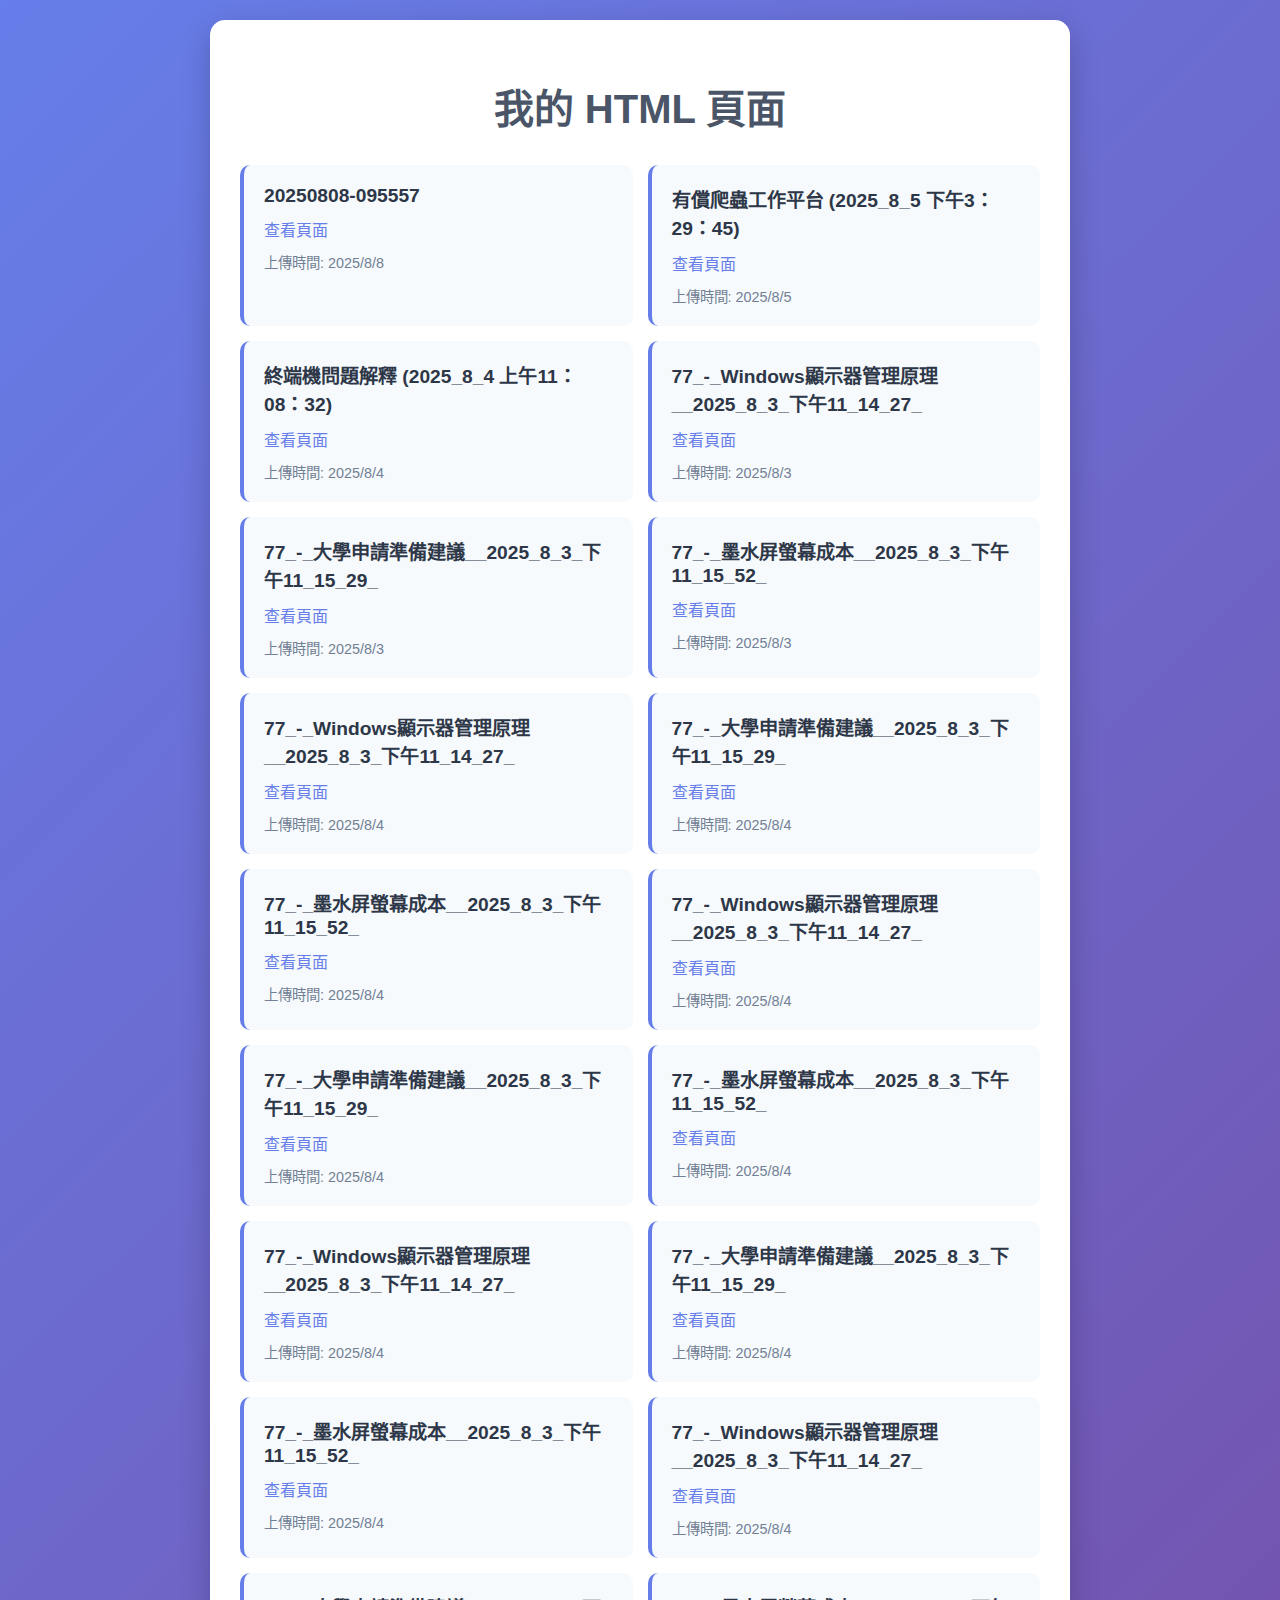
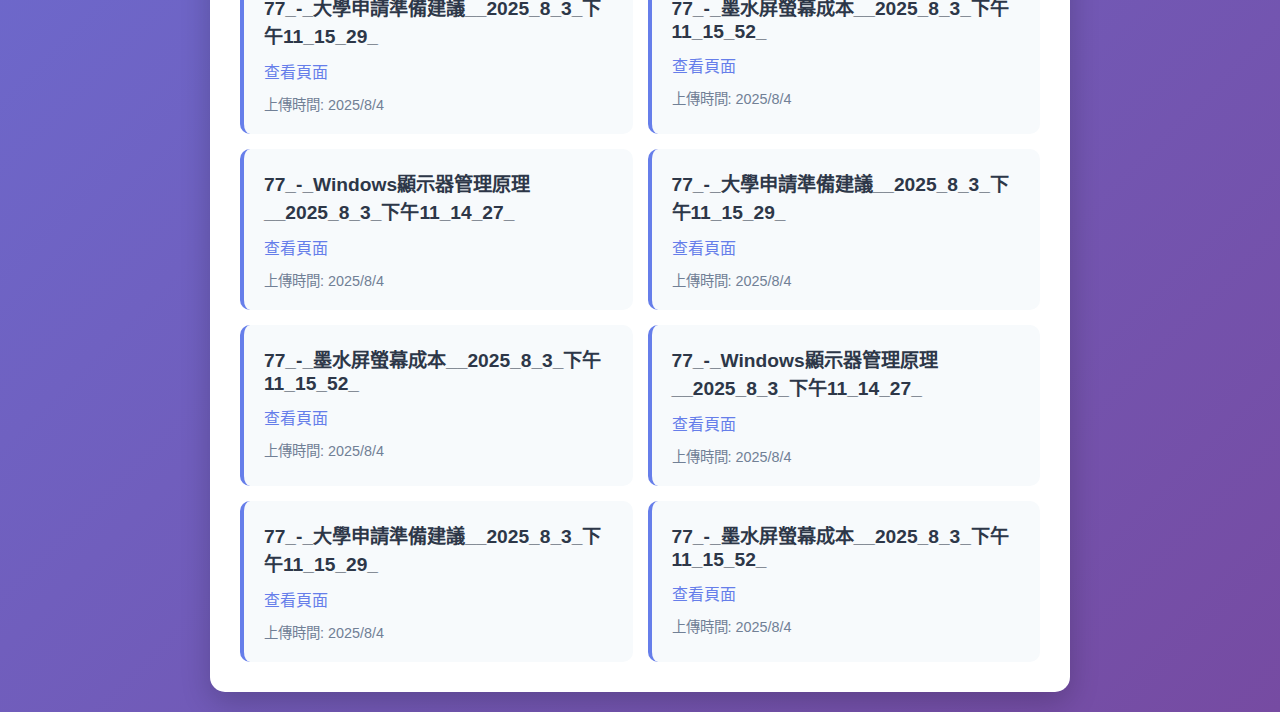
<file: index.html>
<!DOCTYPE html>
<html lang="zh-TW">
<head>
    <meta charset="UTF-8">
    <meta name="viewport" content="width=device-width, initial-scale=1.0">
    <title>我的 HTML 頁面</title>
    <link rel="stylesheet" href="assets/style.css">
</head>
<body>
    <div class="container">
        <h1>我的 HTML 頁面</h1>
        <div class="pages-list" id="pagesList">
            <p>目前沒有頁面</p>
        </div>
    </div>
    <script src="assets/script.js"></script>
</body>
</html>
</file>
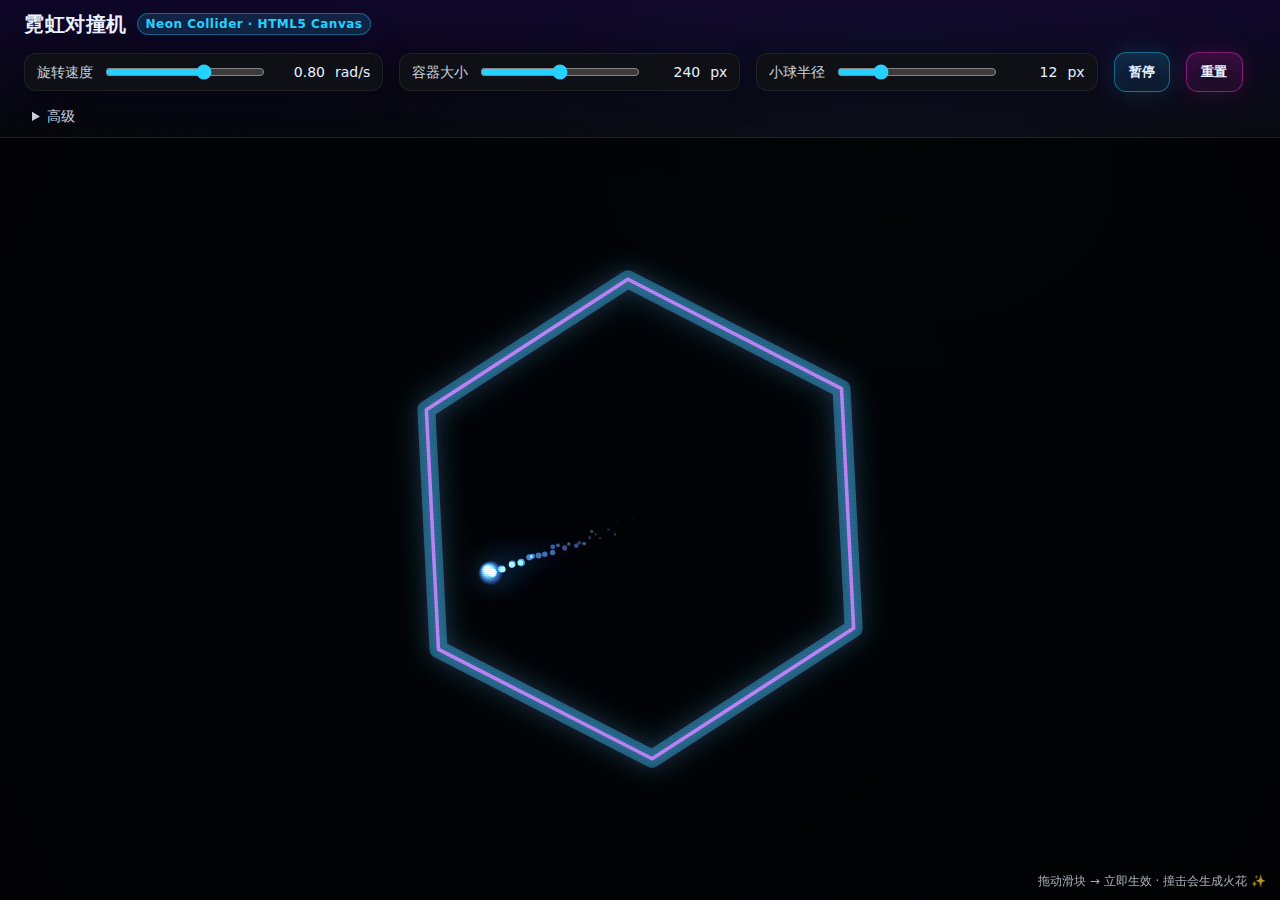
<file: pages/20250808-095557.html>
<!DOCTYPE html>
<html lang="zh-Hans">
<head>
  <meta charset="UTF-8" />
  <meta name="viewport" content="width=device-width, initial-scale=1" />
  <title>霓虹对撞机 (Neon Collider)</title>
  <style>
    :root{
      --bg:#06070A;
      --panel:#0E1016;
      --accent:#24D1FF;
      --accent2:#FF2ED1;
      --ok:#47FFA0;
      --warn:#FFD34E;
      --text:#E8F1FF;
    }
    html,body{height:100%;}
    body{
      margin:0; background: radial-gradient(1200px 800px at 70% 20%, #0c0f18 0%, #07080d 40%, #05060a 100%);
      color:var(--text); font: 14px/1.2 system-ui, -apple-system, Segoe UI, Roboto, Noto Sans, "PingFang SC", "Microsoft YaHei", sans-serif;
      display:grid; grid-template-rows:auto 1fr; overflow:hidden;
    }
    header{
      padding:12px clamp(10px, 3vw, 24px); display:flex; align-items:center; gap:16px; flex-wrap:wrap;
      background: linear-gradient(180deg, rgba(76, 0, 255, 0.12), rgba(0,0,0,0));
      border-bottom:1px solid rgba(255,255,255,0.08);
    }
    header h1{font-size: clamp(16px, 2vw, 20px); margin:0; letter-spacing:0.5px; display:flex; align-items:center; gap:10px}
    .badge{font-size:12px; padding:3px 8px; border-radius:999px; background:rgba(36,209,255,0.15); color:var(--accent); border:1px solid rgba(36,209,255,0.35)}

    .panel{
      display:flex; gap:16px; align-items:center; flex-wrap:wrap; margin-left:auto;
    }
    .ctrl{background:var(--panel); border:1px solid rgba(255,255,255,0.08); border-radius:12px; padding:8px 12px; display:flex; align-items:center; gap:10px; box-shadow:0 6px 30px rgba(0,0,0,0.35)}
    .ctrl label{opacity:0.85}
    .ctrl input[type="range"]{ accent-color: var(--accent); width:160px}
    .ctrl .out{min-width:48px; text-align:right; font-variant-numeric: tabular-nums}
    button{
      background:linear-gradient(180deg, rgba(36,209,255,0.15), rgba(36,209,255,0.05));
      color:var(--text); border:1px solid rgba(36,209,255,0.45); padding:10px 14px; border-radius:12px; cursor:pointer; font-weight:600; letter-spacing:0.3px;
      box-shadow: 0 0 24px rgba(36,209,255,0.15), inset 0 0 22px rgba(36,209,255,0.08);
    }
    button:hover{ transform: translateY(-1px); box-shadow: 0 8px 28px rgba(36,209,255,0.25), inset 0 0 22px rgba(36,209,255,0.12);}
    button.secondary{ background: linear-gradient(180deg, rgba(255,46,209,0.15), rgba(255,46,209,0.05)); border-color: rgba(255,46,209,0.45); box-shadow: 0 0 24px rgba(255,46,209,0.15), inset 0 0 22px rgba(255,46,209,0.08); }
    button.secondary:hover{ box-shadow: 0 8px 28px rgba(255,46,209,0.25), inset 0 0 22px rgba(255,46,209,0.12);}

    main{ position:relative; }
    canvas{ position:absolute; inset:0; width:100%; height:100%; display:block; }

    .hint{ position: absolute; right: 14px; bottom: 12px; font-size: 12px; opacity: 0.7; }

    details.adv{ margin-left: 8px; }
    details.adv > summary{ cursor:pointer; opacity:0.85 }
    .adv .group{ display:flex; gap:10px; align-items:center; background:var(--panel); border:1px solid rgba(255,255,255,0.08); border-radius:12px; padding:8px 12px; margin-top:6px }
  </style>
</head>
<body>
  <header>
    <h1>霓虹对撞机 <span class="badge">Neon Collider · HTML5 Canvas</span></h1>
    <div class="panel">
      <div class="ctrl">
        <label>旋转速度</label>
        <input id="rot" type="range" min="-3" max="3" step="0.01" value="0.8" />
        <span class="out" id="rotOut">0.80</span><span>rad/s</span>
      </div>
      <div class="ctrl">
        <label>容器大小</label>
        <input id="size" type="range" min="120" max="360" step="1" value="240" />
        <span class="out" id="sizeOut">240</span><span>px</span>
      </div>
      <div class="ctrl">
        <label>小球半径</label>
        <input id="radius" type="range" min="6" max="30" step="1" value="12" />
        <span class="out" id="radiusOut">12</span><span>px</span>
      </div>
      <button id="pauseBtn">暂停</button>
      <button id="resetBtn" class="secondary">重置</button>
      <details class="adv">
        <summary>高级</summary>
        <div class="group">
          <label>恢复系数</label>
          <input id="restit" type="range" min="0" max="1" step="0.01" value="0.90" />
          <span class="out" id="restitOut">0.90</span>
        </div>
        <div class="group">
          <label>切向摩擦</label>
          <input id="fric" type="range" min="0" max="1" step="0.01" value="0.15" />
          <span class="out" id="fricOut">0.15</span>
        </div>
      </details>
    </div>
  </header>
  <main>
    <canvas id="c"></canvas>
    <div class="hint">拖动滑块 → 立即生效 · 撞击会生成火花 ✨</div>
  </main>

<script>
(() => {
  const canvas = document.getElementById('c');
  const ctx = canvas.getContext('2d');

  // ---- DPR-aware sizing ----
  const state = {
    width: 0, height: 0, dpr: 1,
    center: {x:0, y:0}
  };
  function resize(){
    const dpr = Math.max(1, Math.min(2, window.devicePixelRatio || 1));
    state.dpr = dpr;
    const {clientWidth: w, clientHeight: h} = canvas;
    canvas.width = Math.floor(w * dpr);
    canvas.height = Math.floor(h * dpr);
    ctx.setTransform(dpr,0,0,dpr,0,0); // draw in CSS pixels
    state.width = w; state.height = h; state.center.x = w/2; state.center.y = h/2;
  }
  const ro = new ResizeObserver(resize); ro.observe(canvas);
  window.addEventListener('resize', resize);

  // ---- Controls ----
  const $ = (id) => document.getElementById(id);
  const rot = $('rot'), size = $('size'), radius = $('radius');
  const rotOut = $('rotOut'), sizeOut = $('sizeOut'), radiusOut = $('radiusOut');
  const restit = $('restit'), fric = $('fric');
  const restitOut = $('restitOut'), fricOut = $('fricOut');
  const pauseBtn = $('pauseBtn'), resetBtn = $('resetBtn');

  const params = {
    omega: parseFloat(rot.value),
    hexR: parseFloat(size.value),
    ballR: parseFloat(radius.value),
    e: parseFloat(restit.value),
    mu: parseFloat(fric.value)
  };
  const syncOuts = () => {
    rotOut.textContent = params.omega.toFixed(2);
    sizeOut.textContent = params.hexR.toFixed(0);
    radiusOut.textContent = params.ballR.toFixed(0);
    restitOut.textContent = params.e.toFixed(2);
    fricOut.textContent = params.mu.toFixed(2);
  };
  [rot,size,radius,restit,fric].forEach(inp=>{
    inp.addEventListener('input', () => {
      params.omega = parseFloat(rot.value);
      params.hexR = parseFloat(size.value);
      params.ballR = parseFloat(radius.value);
      params.e = parseFloat(restit.value);
      params.mu = parseFloat(fric.value);
      syncOuts();
    });
  });

  // ---- Math helpers ----
  const V = {
    add:(a,b)=>({x:a.x+b.x,y:a.y+b.y}),
    sub:(a,b)=>({x:a.x-b.x,y:a.y-b.y}),
    mul:(a,s)=>({x:a.x*s,y:a.y*s}),
    dot:(a,b)=>a.x*b.x+a.y*b.y,
    len:(a)=>Math.hypot(a.x,a.y),
    norm:(a)=>{const l=Math.hypot(a.x,a.y)||1; return {x:a.x/l,y:a.y/l};},
    perp:(a)=>({x:-a.y,y:a.x}),
    clamp:(x,lo,hi)=>Math.max(lo,Math.min(hi,x))
  };
  function closestPointOnSegment(p, a, b){
    const ab = V.sub(b,a);
    const t = V.clamp( V.dot(V.sub(p,a), ab) / (ab.x*ab.x + ab.y*ab.y), 0, 1 );
    return {x: a.x + ab.x*t, y: a.y + ab.y*t, t};
  }

  // ---- World objects ----
  const world = {
    theta: 0, // current angle of hexagon
    ball: {
      pos: {x:0,y:0},
      vel: {x:160, y:-120}, // px/s initial velocity
    },
    trails: [],
    sparks: [],
    running: true
  };

  function resetBall(){
    world.ball.pos = {x: state.center.x, y: state.center.y};
    // random small offset to avoid degenerate center-only motion
    world.ball.pos.x += (Math.random()-0.5)*params.hexR*0.2;
    world.ball.pos.y += (Math.random()-0.5)*params.hexR*0.2;
    const speed = 200 + Math.random()*140;
    const ang = Math.random()*Math.PI*2;
    world.ball.vel = {x: Math.cos(ang)*speed, y: Math.sin(ang)*speed};
  }

  // Initialize
  resize();
  syncOuts();
  resetBall();

  // ---- Hexagon geometry ----
  function hexVertices(){
    const r = params.hexR;
    const verts = [];
    for(let i=0;i<6;i++){
      const a = world.theta + i * Math.PI/3; // 60° step
      verts.push({ x: state.center.x + r*Math.cos(a), y: state.center.y + r*Math.sin(a) });
    }
    return verts;
  }

  function wallVelocityAt(point){
    // v = ω × r, in 2D -> ω * perp(r)
    const rel = V.sub(point, state.center);
    const pv = V.perp(rel);
    return V.mul(pv, params.omega); // px/s
  }

  // ---- Particles ----
  class Particle{
    constructor(x,y,vx,vy,life,size,hue,glow=1){
      this.x=x; this.y=y; this.vx=vx; this.vy=vy; this.life=life; this.t=0; this.size=size; this.hue=hue; this.glow=glow;
    }
    update(dt){
      this.t += dt; this.x += this.vx*dt; this.y += this.vy*dt;
      // slight fade/drag
      this.vx *= 0.995; this.vy *= 0.995; this.vy += 8*dt; // tiny gravity for sparks
      return this.t < this.life;
    }
    draw(ctx){
      const k = 1 - this.t/this.life;
      const alpha = Math.max(0, k);
      ctx.save();
      ctx.globalCompositeOperation = 'lighter';
      ctx.shadowBlur = 20*this.glow*k + 4;
      ctx.shadowColor = `hsla(${this.hue},100%,60%,${alpha})`;
      ctx.fillStyle = `hsla(${this.hue},100%,70%,${alpha})`;
      ctx.beginPath();
      ctx.arc(this.x, this.y, this.size*k, 0, Math.PI*2);
      ctx.fill();
      ctx.restore();
    }
  }

  function spawnTrail(){
    const b = world.ball;
    const speed = V.len(b.vel);
    const lifetime = 0.35 + Math.min(0.25, speed/1200);
    const spread = 20 + Math.min(30, speed*0.05);
    for(let i=0;i<2;i++){
      const ang = Math.atan2(-b.vel.y, -b.vel.x) + (Math.random()-0.5)*0.6;
      const mag = (Math.random()*spread + 30);
      world.trails.push(new Particle(
        b.pos.x, b.pos.y,
        Math.cos(ang)*mag, Math.sin(ang)*mag,
        lifetime, 3+Math.random()*2, 190 + Math.random()*40, 1.4
      ));
    }
  }

  function spawnSparks(contact, energy, n, vRelBefore){
    // energy ~ 0.5*vn^2 ; map to count/brightness
    const count = Math.min(70, 6 + Math.floor(energy*120));
    const baseHue = 280 + Math.random()*40; // magenta/blue-ish
    const reflDir = V.sub( V.mul(n, 2* V.dot(V.mul(vRelBefore,-1), n)), V.mul(vRelBefore,-1) );
    for(let i=0;i<count;i++){
      const jitter = (Math.random()-0.5)*Math.PI/2;
      const ang = Math.atan2(reflDir.y, reflDir.x) + jitter;
      const speed = 80 + Math.random()* (200*Math.min(1, energy*2+0.2));
      const life = 0.25 + Math.random()*0.6;
      world.sparks.push(new Particle(
        contact.x, contact.y,
        Math.cos(ang)*speed, Math.sin(ang)*speed,
        life, 1.6+Math.random()*2.2, baseHue + (Math.random()*40-20), 2.2
      ));
    }
  }

  // ---- Collision / physics with moving walls ----
  function resolveCollisions(verts, dt){
    const b = world.ball;
    for(let i=0;i<6;i++){
      const a = verts[i], c = verts[(i+1)%6];
      const cp = closestPointOnSegment(b.pos, a, c);
      const toBall = V.sub(b.pos, {x:cp.x, y:cp.y});
      const dist = V.len(toBall);
      if(dist < params.ballR - 0.0001){
        // Compute contact normal (from wall -> ball)
        let n = dist>1e-6 ? V.norm(toBall) : (()=>{
          // Degenerate: use edge inward normal
          const edge = V.sub(c,a);
          const en = V.norm({x: edge.y, y: -edge.x}); // one of the two normals
          // Choose the one pointing towards center -> ball
          return en; })();

        // Position correction (push ball out of the wall)
        const penetration = params.ballR - dist;
        const correction = V.mul(n, penetration + 0.0005);
        b.pos = V.add(b.pos, correction);

        // Relative velocity at contact (ball w.r.t. moving wall)
        const contactPoint = {x:cp.x, y:cp.y};
        const vw = wallVelocityAt(contactPoint);
        const vrel = V.sub(b.vel, vw);
        const vn = V.dot(vrel, n);

        if(vn < 0){
          const e = params.e; // restitution
          const mu = params.mu; // friction coefficient

          // Normal impulse (mass of ball = 1, wall infinite)
          const Jn = -(1+e) * vn; // scalar

          // Tangential
          const vt = V.sub(vrel, V.mul(n, vn));
          const vtLen = V.len(vt);
          let Jt = 0;
          if(vtLen > 1e-6){
            // Coulomb friction cap
            const maxF = mu * Math.abs(Jn);
            Jt = -Math.min(maxF, vtLen);
          }
          const tHat = vtLen>1e-6 ? V.mul(vt, 1/vtLen) : {x:0,y:0};

          // Apply impulses to relative velocity then add back wall velocity
          let vrelPost = V.add(vrel, V.mul(n, Jn));
          vrelPost = V.add(vrelPost, V.mul(tHat, Jt));
          b.vel = V.add(vrelPost, vw);

          // Sparks based on impact energy (pre-collision normal speed)
          const impactEnergy = 0.5 * vn*vn; // m=1
          spawnSparks(contactPoint, impactEnergy, n, vrel);
        }
      }
    }
  }

  // ---- Rendering ----
  function drawNeonHex(verts){
    ctx.save();
    ctx.globalCompositeOperation = 'lighter';

    // Outer glow
    ctx.beginPath();
    verts.forEach((p,i)=> i?ctx.lineTo(p.x,p.y):ctx.moveTo(p.x,p.y));
    ctx.closePath();
    ctx.strokeStyle = 'rgba(36,209,255,0.35)';
    ctx.lineWidth = 18; ctx.lineJoin='round';
    ctx.shadowBlur = 28; ctx.shadowColor = 'rgba(36,209,255,0.8)';
    ctx.stroke();

    // Inner bright core
    ctx.strokeStyle = 'rgba(255,46,209,0.6)';
    ctx.lineWidth = 3.5; ctx.shadowBlur = 16; ctx.shadowColor = 'rgba(255,46,209,0.9)';
    ctx.stroke();
    ctx.restore();
  }

  function drawBall(){
    const b = world.ball; const r = params.ballR;
    ctx.save();
    ctx.globalCompositeOperation = 'lighter';
    const grad = ctx.createRadialGradient(b.pos.x - r*0.3, b.pos.y - r*0.3, r*0.2, b.pos.x, b.pos.y, r);
    grad.addColorStop(0, 'rgba(255,255,255,0.95)');
    grad.addColorStop(0.25, 'rgba(120,220,255,0.9)');
    grad.addColorStop(1, 'rgba(30, 80, 255, 0.15)');
    ctx.fillStyle = grad;
    ctx.shadowColor = 'rgba(120,220,255,0.9)';
    ctx.shadowBlur = 25;
    ctx.beginPath();
    ctx.arc(b.pos.x, b.pos.y, r, 0, Math.PI*2);
    ctx.fill();
    ctx.restore();
  }

  function drawParticles(list){
    for(let p of list){ p.draw(ctx); }
  }

  // ---- Main loop ----
  let last = performance.now();
  function frame(now){
    const dt = Math.min(0.033, (now - last)/1000); // clamp to 30ms
    last = now;
    if(world.running){
      world.theta += params.omega * dt;
      // integrate ball
      world.ball.pos.x += world.ball.vel.x * dt;
      world.ball.pos.y += world.ball.vel.y * dt;
    }

    const verts = hexVertices();
    if(world.running){
      resolveCollisions(verts, dt);
      spawnTrail();
    }

    // Clear
    ctx.setTransform(state.dpr,0,0,state.dpr,0,0); // ensure DPR
    ctx.clearRect(0,0,state.width, state.height);
    ctx.fillStyle = 'rgba(2,3,6,0.9)';
    ctx.fillRect(0,0,state.width, state.height);

    // Draw order: trails -> sparks -> hex -> ball -> subtle scanlines
    world.trails = world.trails.filter(p=>p.update(dt));
    world.sparks = world.sparks.filter(p=>p.update(dt));
    drawParticles(world.trails);
    drawParticles(world.sparks);
    drawNeonHex(verts);
    drawBall();

    // Scanlines & vignette for cyber vibe
    ctx.save();
    const grad = ctx.createRadialGradient(state.center.x, state.center.y, Math.min(state.width,state.height)*0.2, state.center.x, state.center.y, Math.max(state.width,state.height)*0.75);
    grad.addColorStop(0,'rgba(0,0,0,0)'); grad.addColorStop(1,'rgba(0,0,0,0.25)');
    ctx.fillStyle = grad; ctx.fillRect(0,0,state.width,state.height);
    ctx.globalAlpha = 0.055;
    for(let y=0; y<state.height; y+=2){ ctx.fillStyle = '#000'; ctx.fillRect(0,y,state.width,1); }
    ctx.restore();

    requestAnimationFrame(frame);
  }
  requestAnimationFrame(frame);

  // ---- UI wiring ----
  pauseBtn.addEventListener('click', () => {
    world.running = !world.running; pauseBtn.textContent = world.running ? '暂停' : '继续';
  });
  resetBtn.addEventListener('click', () => { resetBall(); });

})();
</script>
</body>
</html>
</file>
<file: assets/style.css>
body {
    font-family: 'Segoe UI', Tahoma, Geneva, Verdana, sans-serif;
    margin: 0;
    padding: 20px;
    background: linear-gradient(135deg, #667eea 0%, #764ba2 100%);
    min-height: 100vh;
    color: #333;
}

.container {
    max-width: 800px;
    margin: 0 auto;
    background: white;
    padding: 30px;
    border-radius: 15px;
    box-shadow: 0 10px 30px rgba(0,0,0,0.2);
}

h1 {
    text-align: center;
    color: #4a5568;
    margin-bottom: 30px;
    font-size: 2.5rem;
}

.pages-list {
    display: grid;
    gap: 15px;
    grid-template-columns: repeat(auto-fill, minmax(300px, 1fr));
}

.page-item {
    background: #f7fafc;
    padding: 20px;
    border-radius: 10px;
    border-left: 4px solid #667eea;
    transition: all 0.3s ease;
}

.page-item:hover {
    background: #edf2f7;
    transform: translateY(-2px);
    box-shadow: 0 5px 15px rgba(0,0,0,0.1);
}

.page-title {
    font-size: 1.2rem;
    font-weight: bold;
    color: #2d3748;
    margin-bottom: 10px;
}

.page-link {
    color: #667eea;
    text-decoration: none;
    font-weight: 500;
}

.page-link:hover {
    text-decoration: underline;
}

.page-date {
    color: #718096;
    font-size: 0.9rem;
    margin-top: 10px;
}
</file>
